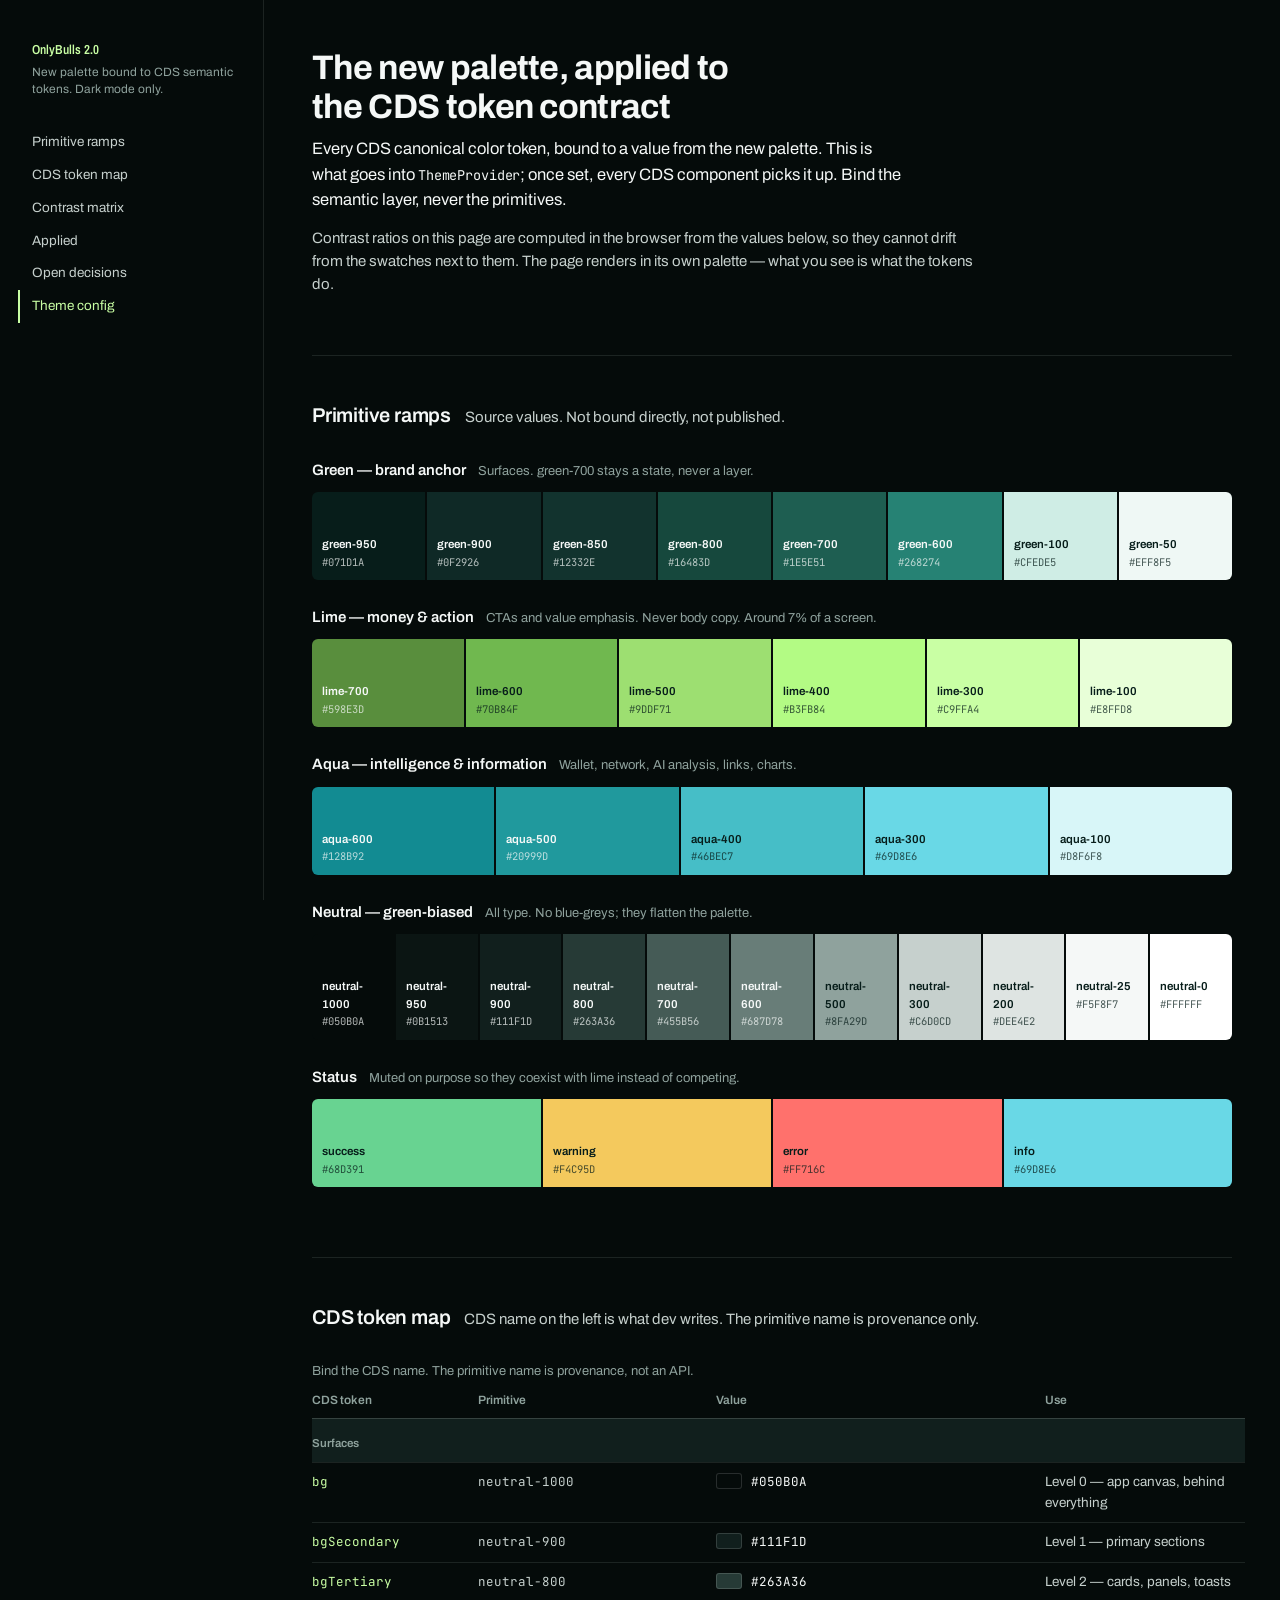
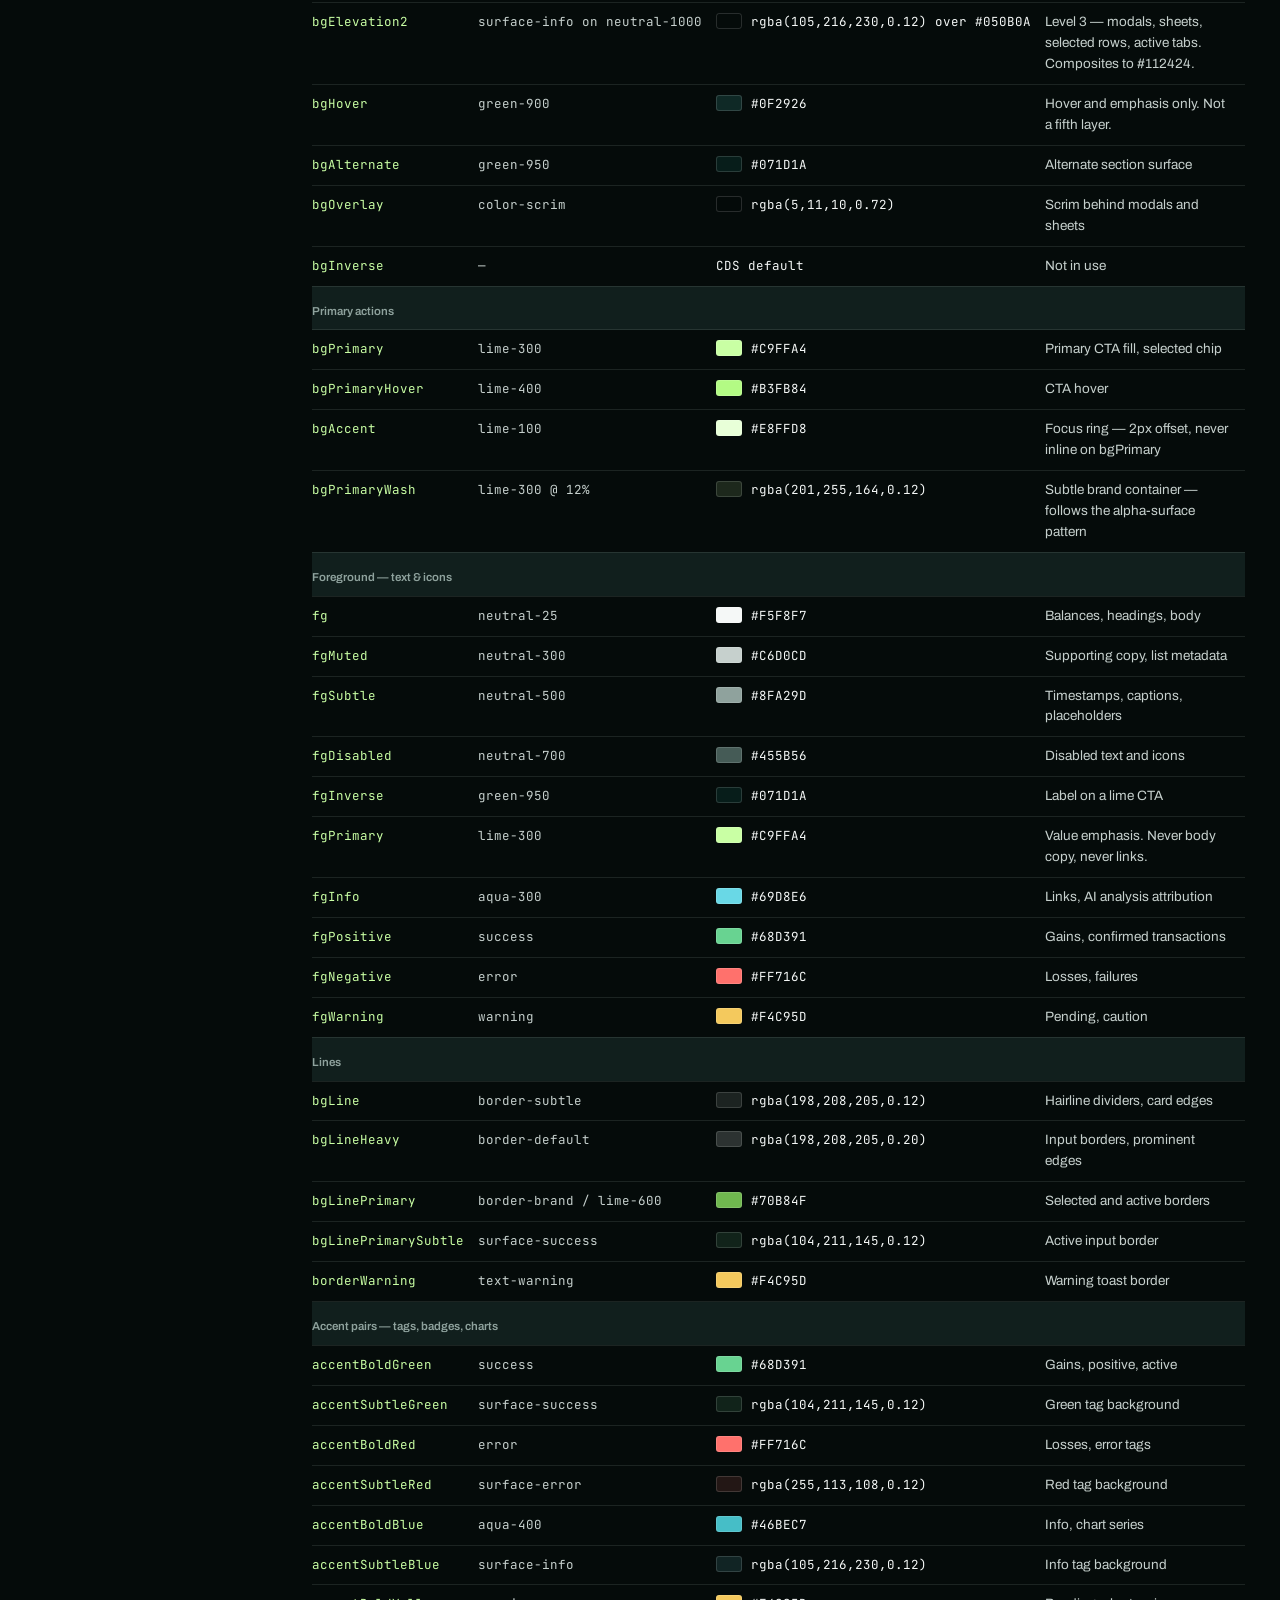
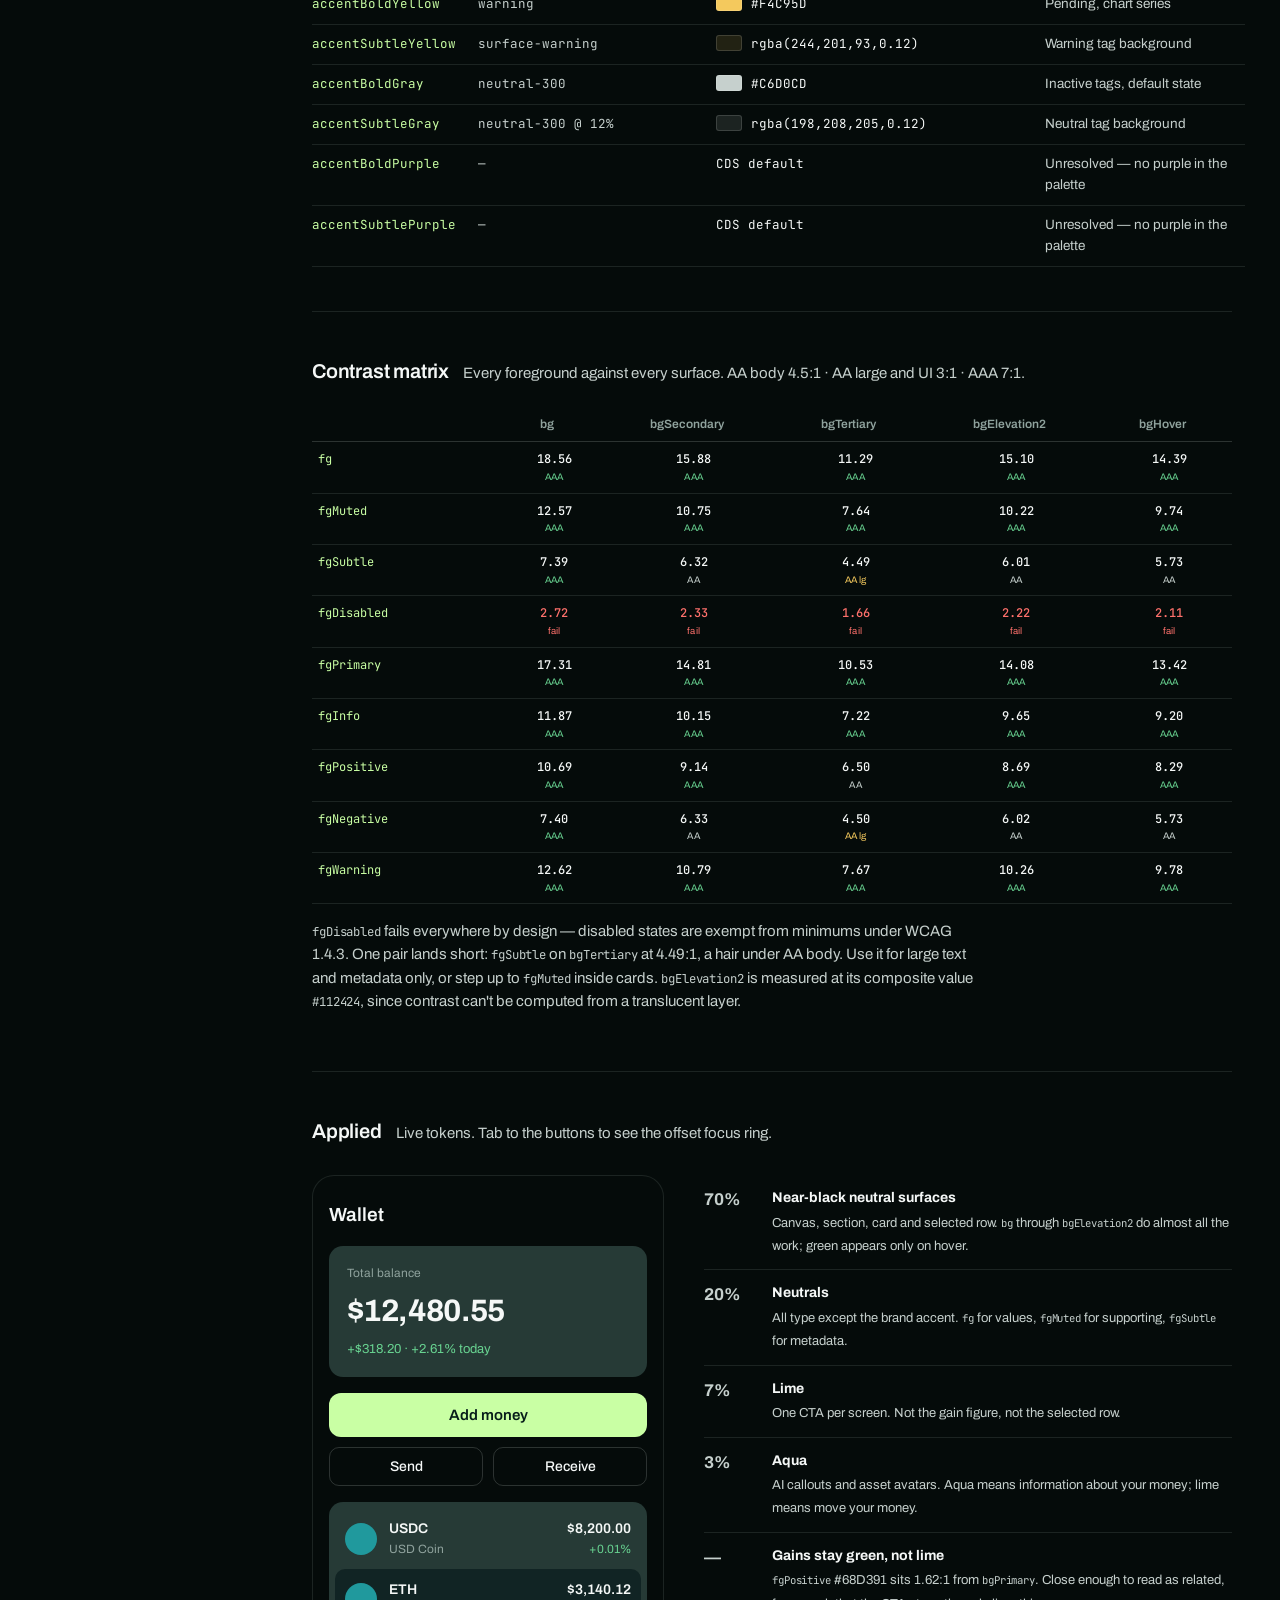
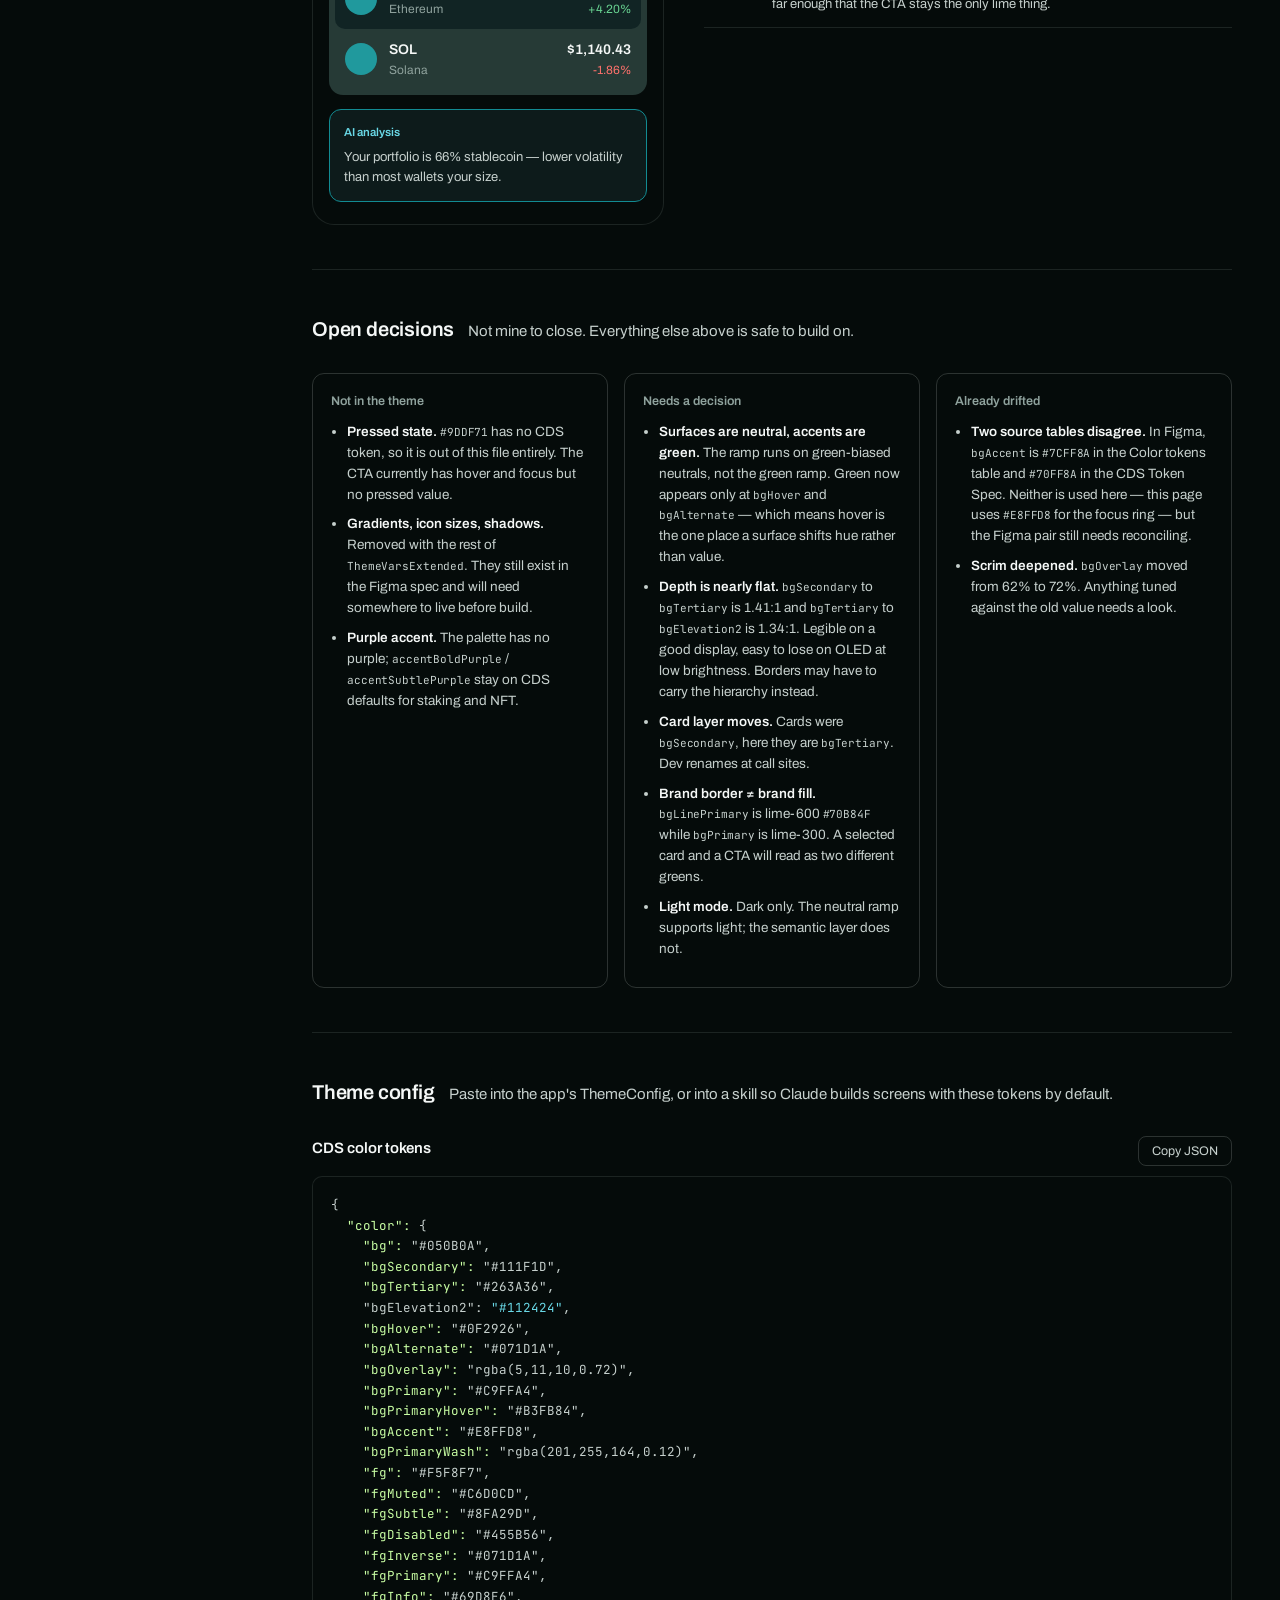
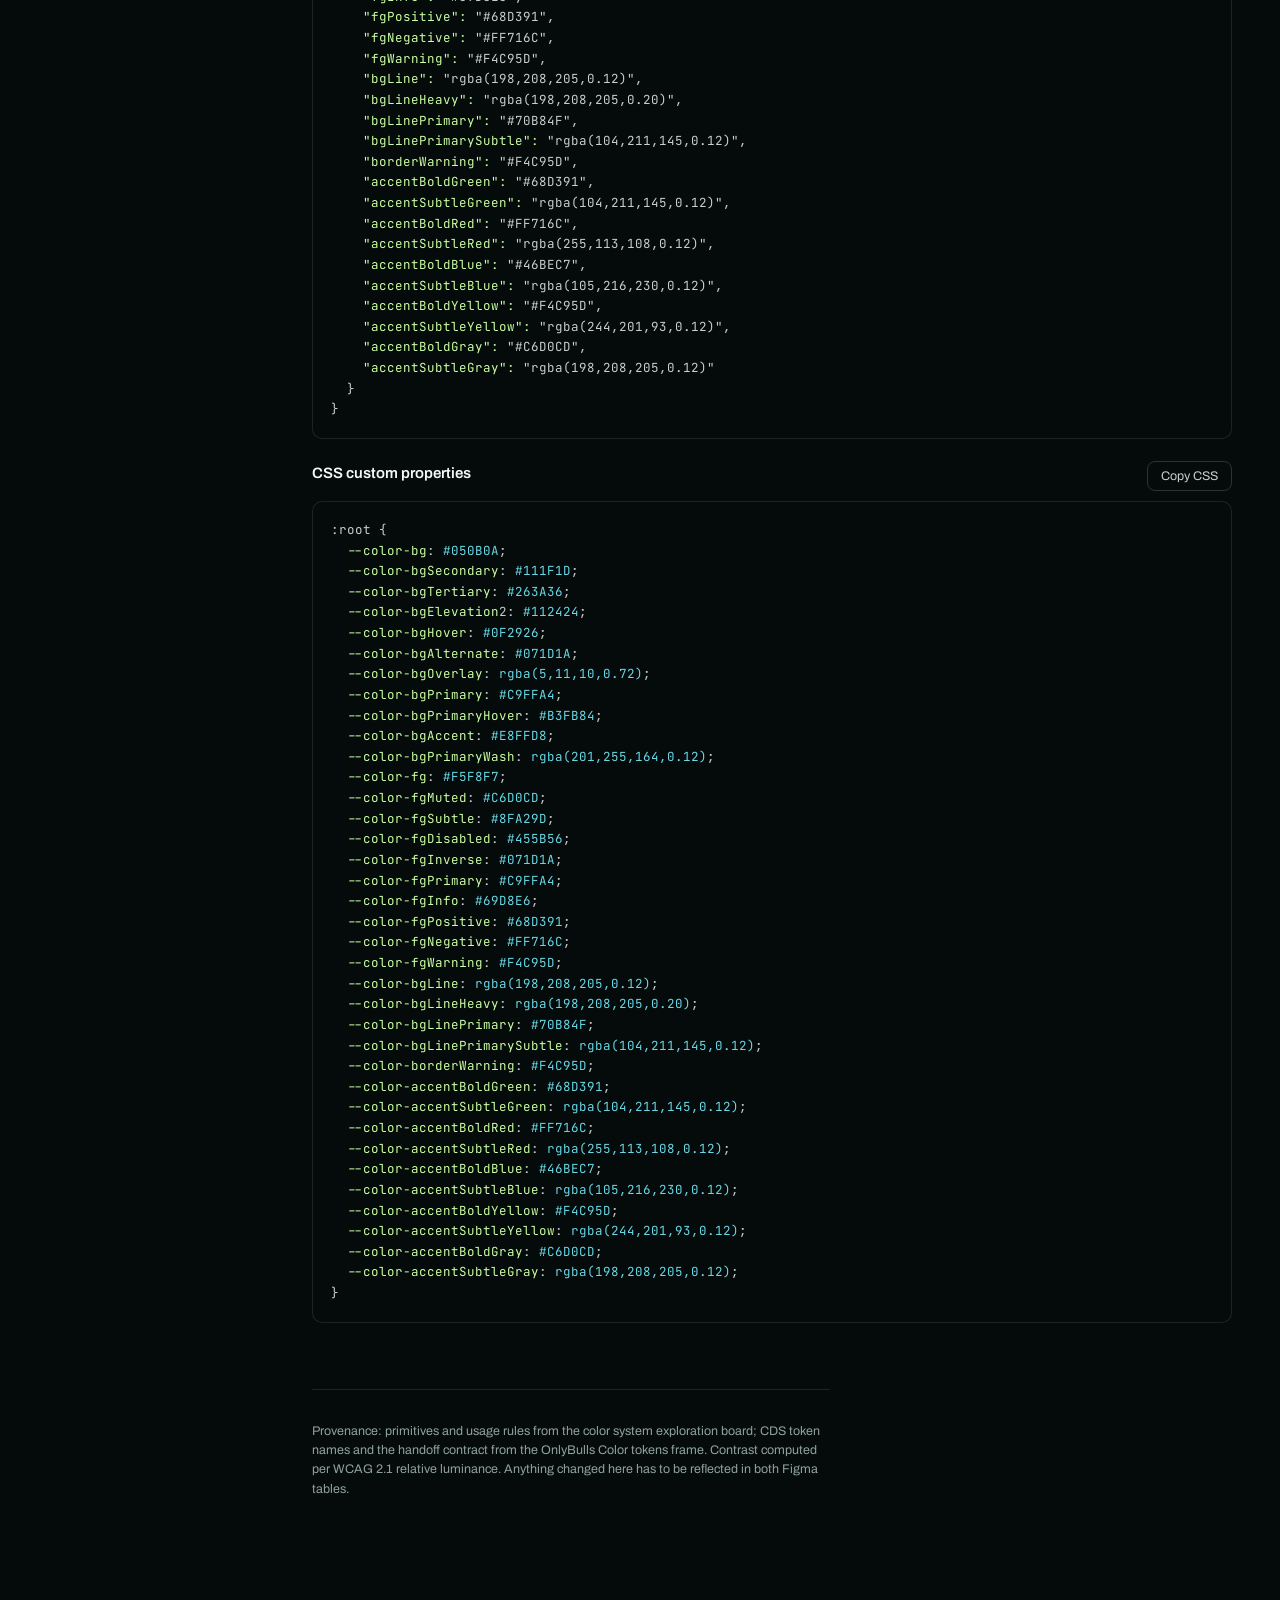
<file: onlybulls-color-tokens/references/color-tokens.html>
<!DOCTYPE html>
<html lang="en">
<head>
<meta charset="utf-8">
<meta name="viewport" content="width=device-width, initial-scale=1">
<title>OnlyBulls 2.0 — color tokens</title>
<link rel="preconnect" href="https://fonts.googleapis.com">
<link rel="preconnect" href="https://fonts.gstatic.com" crossorigin>
<link href="https://fonts.googleapis.com/css2?family=Archivo:wght@400;500;600;700&family=Archivo+Narrow:wght@500;600&family=JetBrains+Mono:wght@400;500&display=swap" rel="stylesheet">
<style>
:root{
  /* ---- Primitives ---- */
  --green-950:#071D1A; --green-900:#0F2926; --green-850:#12332E; --green-800:#16483D;
  --green-700:#1E5E51; --green-600:#268274; --green-100:#CFEDE5; --green-50:#EFF8F5;
  --lime-700:#598E3D; --lime-600:#70B84F; --lime-500:#9DDF71; --lime-400:#B3FB84;
  --lime-300:#C9FFA4; --lime-100:#E8FFD8;
  --aqua-600:#128B92; --aqua-500:#20999D; --aqua-400:#46BEC7; --aqua-300:#69D8E6; --aqua-100:#D8F6F8;
  --neutral-1000:#050B0A; --neutral-950:#0B1513; --neutral-900:#111F1D; --neutral-800:#263A36;
  --neutral-700:#455B56; --neutral-600:#687D78; --neutral-500:#8FA29D; --neutral-300:#C6D0CD;
  --neutral-200:#DEE4E2; --neutral-25:#F5F8F7; --neutral-0:#FFFFFF;
  --status-success:#68D391; --status-warning:#F4C95D; --status-error:#FF716C; --status-info:#69D8E6;

  /* ---- CDS semantic tokens, bound to the above ---- */
  --bg:var(--neutral-1000);
  --bgSecondary:var(--neutral-900);
  --bgTertiary:var(--neutral-800);
  --bgElevation2:#112424;
  --bgHover:var(--green-900);
  --bgAlternate:var(--green-950);
  --bgPrimary:var(--lime-300);
  --bgPrimaryHover:var(--lime-400);
  --bgAccent:var(--lime-100);
  --bgOverlay:rgba(5,11,10,.72);
  --fg:var(--neutral-25);
  --fgMuted:var(--neutral-300);
  --fgSubtle:var(--neutral-500);
  --fgDisabled:var(--neutral-700);
  --fgInverse:var(--green-950);
  --fgPrimary:var(--lime-300);
  --fgPositive:var(--status-success);
  --fgNegative:var(--status-error);
  --fgWarning:var(--status-warning);
  --fgInfo:var(--status-info);
  --bgLine:rgba(198,208,205,.12);
  --bgLineHeavy:rgba(198,208,205,.20);
  --bgLinePrimary:var(--lime-600);
  --bgLinePrimarySubtle:rgba(104,211,145,.12);

  --rail:264px;
}
*{box-sizing:border-box}
html{scroll-behavior:smooth}
body{
  margin:0; background:var(--bg); color:var(--fg);
  font-family:Archivo,"Helvetica Neue",Arial,sans-serif;
  font-size:15px; line-height:1.55; -webkit-font-smoothing:antialiased;
}
code,.mono{font-family:"JetBrains Mono",ui-monospace,SFMono-Regular,Menlo,monospace;font-size:.82em;letter-spacing:-.01em}

/* ---------- shell ---------- */
.shell{display:grid;grid-template-columns:var(--rail) minmax(0,1fr);gap:0;max-width:1520px;margin:0 auto}
nav{position:sticky;top:0;align-self:start;height:100vh;padding:40px 28px 40px 32px;border-right:1px solid var(--bgLine);overflow-y:auto}
nav .mark{font-family:"Archivo Narrow",Archivo,sans-serif;font-weight:600;font-size:13px;color:var(--fgPrimary);margin-bottom:4px}
nav .sub{font-size:12px;color:var(--fgSubtle);margin-bottom:28px;line-height:1.4}
nav a{display:block;padding:6px 0;color:var(--fgMuted);text-decoration:none;font-size:13.5px;border-left:2px solid transparent;padding-left:12px;margin-left:-14px;transition:color .12s,border-color .12s}
nav a:hover{color:var(--fg)}
nav a.on{color:var(--fgPrimary);border-left-color:var(--fgPrimary)}
main{padding:40px 48px 120px;min-width:0}
@media(max-width:900px){.shell{grid-template-columns:1fr}nav{position:static;height:auto;border-right:0;border-bottom:1px solid var(--bgLine);padding:24px}main{padding:24px}}

/* ---------- type ---------- */
h1{font-size:34px;line-height:1.15;font-weight:700;margin:0 0 10px;letter-spacing:-.02em;max-width:22ch}
h2{font-size:20px;font-weight:600;margin:0 0 6px;letter-spacing:-.01em}
h3{font-size:15px;font-weight:600;margin:0 0 4px}
p{max-width:74ch;margin:0 0 14px;color:var(--fgMuted)}
p.lede{color:var(--fg);font-size:16.5px;max-width:66ch}
section{padding:44px 0;border-top:1px solid var(--bgLine)}
section:first-of-type{border-top:0;padding-top:8px}
.sechead{display:flex;align-items:baseline;gap:14px;margin-bottom:22px;flex-wrap:wrap}
.sechead p{margin:0}

/* ---------- ramps ---------- */
.ramp{margin-bottom:26px}
.ramp-head{display:flex;align-items:baseline;gap:12px;margin-bottom:10px}
.ramp-head h3{margin:0}
.ramp-head span{font-size:13px;color:var(--fgSubtle)}
.chips{display:grid;grid-auto-flow:column;grid-auto-columns:1fr;gap:2px;border-radius:6px;overflow:hidden}
@media(max-width:700px){.chips{grid-auto-flow:row;grid-auto-columns:auto;grid-template-columns:repeat(2,1fr)}}
.chip{padding:44px 10px 10px;border-radius:0}
.chip b{display:block;font-size:11.5px;font-weight:600}
.chip span{display:block;font-size:10.5px;opacity:.72;font-family:"JetBrains Mono",monospace}

/* ---------- tables ---------- */
table{width:100%;border-collapse:collapse;font-size:13.5px}
caption{text-align:left;font-size:13px;color:var(--fgSubtle);padding:0 0 10px}
th{text-align:left;font-weight:600;font-size:12px;color:var(--fgSubtle);padding:0 14px 8px 0;border-bottom:1px solid var(--bgLineHeavy);white-space:nowrap}
td{padding:9px 14px 9px 0;border-bottom:1px solid var(--bgLine);vertical-align:top}
tr:hover td{background:var(--bgSecondary)}
td.tok{font-family:"JetBrains Mono",monospace;font-size:12.5px;color:var(--fgPrimary);white-space:nowrap}
td.src{font-family:"JetBrains Mono",monospace;font-size:12.5px;color:var(--fgMuted);white-space:nowrap}
td.hex{font-family:"JetBrains Mono",monospace;font-size:12.5px;white-space:nowrap}
td.note{color:var(--fgMuted);min-width:200px}
.sw{display:inline-block;width:26px;height:16px;border-radius:3px;vertical-align:-3px;margin-right:9px;border:1px solid rgba(255,255,255,.14)}
.group td{background:var(--bgSecondary);font-weight:600;font-size:11.5px;color:var(--fgSubtle);padding-top:16px}
.group:hover td{background:var(--bgSecondary)}

/* ---------- contrast grid ---------- */
.grid-wrap{overflow-x:auto}
table.grid td{text-align:center;padding:8px 6px;font-family:"JetBrains Mono",monospace;font-size:12px}
table.grid td:first-child{text-align:left;font-family:"JetBrains Mono",monospace;color:var(--fgPrimary);white-space:nowrap;padding-right:18px}
table.grid th{text-align:center;padding-bottom:8px}
.r{display:block;font-weight:500}
.v{display:block;font-size:9.5px;font-family:Archivo,sans-serif;letter-spacing:.01em;margin-top:1px}
.pass-aaa .v{color:var(--fgPositive)}
.pass-aa .v{color:var(--fgMuted)}
.pass-lg .v{color:var(--fgWarning)}
.fail .v{color:var(--fgNegative)}
.fail .r{color:var(--fgNegative)}

/* ---------- preview ---------- */
.preview{display:grid;grid-template-columns:352px minmax(0,1fr);gap:40px;align-items:start}
@media(max-width:820px){.preview{grid-template-columns:1fr}}
.phone{background:var(--bg);border:1px solid var(--bgLine);border-radius:22px;padding:18px 16px 22px}
.phone h4{margin:6px 0 16px;font-size:19px;font-weight:600}
.balance{background:var(--bgTertiary);border-radius:14px;padding:18px}
.balance .lbl{font-size:12px;color:var(--fgSubtle)}
.balance .amt{font-size:31px;font-weight:700;letter-spacing:-.02em;margin:5px 0 4px}
.balance .chg{font-size:13px;color:var(--fgPositive)}
.cta{display:block;width:100%;margin:16px 0 10px;padding:14px;border:0;border-radius:12px;background:var(--bgPrimary);color:var(--fgInverse);font-family:inherit;font-size:15px;font-weight:600;cursor:pointer;transition:background .13s}
.cta:hover{background:var(--bgPrimaryHover)}
.cta:active{background:var(--lime-500)}
.cta:focus-visible{outline:2px solid var(--bgAccent);outline-offset:2px}
.row2{display:flex;gap:10px}
.btn2{flex:1;padding:11px;border:1px solid var(--bgLineHeavy);border-radius:10px;background:transparent;color:var(--fg);font-family:inherit;font-size:14px;font-weight:500;cursor:pointer}
.btn2:hover{background:var(--bgHover)}
.btn2:focus-visible{outline:2px solid var(--bgAccent);outline-offset:2px}
.assets{margin-top:16px;background:var(--bgTertiary);border-radius:14px;padding:6px}
.cell{display:flex;align-items:center;gap:12px;padding:10px;border-radius:10px}
.cell.sel{background:var(--bgElevation2)}
.dot{width:32px;height:32px;border-radius:50%;background:var(--aqua-500);flex:0 0 auto}
.cell .nm{flex:1;min-width:0}
.cell .nm b{display:block;font-size:14px;font-weight:600}
.cell .nm span{display:block;font-size:12px;color:var(--fgSubtle)}
.cell .val{text-align:right}
.cell .val b{display:block;font-size:14px;font-weight:600}
.cell .val span{display:block;font-size:12px}
.up{color:var(--fgPositive)}.down{color:var(--fgNegative)}
.ai{margin-top:14px;padding:14px;border-radius:12px;border:1px solid var(--aqua-600);background:rgba(105,216,230,.08)}
.ai .k{font-size:11.5px;color:var(--fgInfo);margin-bottom:5px;font-weight:600}
.ai p{margin:0;font-size:13px;color:var(--fgMuted)}
.ratio{list-style:none;padding:0;margin:0}
.ratio li{display:grid;grid-template-columns:52px 1fr;gap:16px;padding:12px 0;border-bottom:1px solid var(--bgLine)}
.ratio .pct{font-weight:700;font-size:17px;letter-spacing:-.01em}
.ratio b{display:block;font-size:14px;margin-bottom:2px}
.ratio span{font-size:13px;color:var(--fgMuted)}

/* ---------- decisions ---------- */
.cards{display:grid;grid-template-columns:repeat(auto-fit,minmax(272px,1fr));gap:16px}
.card{border:1px solid var(--bgLine);border-radius:12px;padding:18px}
.card.open{border-color:var(--bgLineHeavy)}
.card h3{margin-bottom:10px;font-size:12.5px;color:var(--fgSubtle);font-weight:600}
.card ul{margin:0;padding-left:16px}
.card li{margin-bottom:9px;font-size:13.5px;color:var(--fgMuted)}
.card li b{color:var(--fg);font-weight:600}

/* ---------- code ---------- */
.codehead{display:flex;justify-content:space-between;align-items:center;gap:16px;margin-bottom:10px}
pre{background:var(--neutral-1000);border:1px solid var(--bgLine);border-radius:10px;padding:18px;overflow-x:auto;margin:0 0 22px;font-family:"JetBrains Mono",monospace;font-size:12.5px;line-height:1.65;color:var(--fgMuted)}
pre .k{color:var(--fgPrimary)}
pre .v2{color:var(--fgInfo)}
button.copy{padding:7px 13px;border:1px solid var(--bgLineHeavy);border-radius:8px;background:transparent;color:var(--fgMuted);font-family:inherit;font-size:12.5px;cursor:pointer}
button.copy:hover{background:var(--bgHover);color:var(--fg)}
button.copy:focus-visible{outline:2px solid var(--bgAccent);outline-offset:2px}
.foot{padding:32px 0 0;border-top:1px solid var(--bgLine);font-size:12.5px;color:var(--fgSubtle);max-width:74ch}
@media(prefers-reduced-motion:reduce){*{transition:none!important;scroll-behavior:auto!important}}
</style>
</head>
<body>
<div class="shell">
<nav>
  <div class="mark">OnlyBulls 2.0</div>
  <div class="sub">New palette bound to CDS semantic tokens. Dark mode only.</div>
  <a href="#primitives">Primitive ramps</a>
  <a href="#map">CDS token map</a>
  <a href="#contrast">Contrast matrix</a>
  <a href="#applied">Applied</a>
  <a href="#open">Open decisions</a>
  <a href="#config">Theme config</a>
</nav>

<main>
<section>
  <h1>The new palette, applied to the CDS token contract</h1>
  <p class="lede">Every CDS canonical color token, bound to a value from the new palette. This is what goes into <code>ThemeProvider</code>; once set, every CDS component picks it up. Bind the semantic layer, never the primitives.</p>
  <p>Contrast ratios on this page are computed in the browser from the values below, so they cannot drift from the swatches next to them. The page renders in its own palette — what you see is what the tokens do.</p>
</section>

<section id="primitives">
  <div class="sechead"><h2>Primitive ramps</h2><p>Source values. Not bound directly, not published.</p></div>
  <div id="ramps"></div>
</section>

<section id="map">
  <div class="sechead"><h2>CDS token map</h2><p>CDS name on the left is what dev writes. The primitive name is provenance only.</p></div>
  <table id="maptable"></table>
</section>

<section id="contrast">
  <div class="sechead"><h2>Contrast matrix</h2><p>Every foreground against every surface. AA body 4.5:1 · AA large and UI 3:1 · AAA 7:1.</p></div>
  <div class="grid-wrap"><table class="grid" id="gridtable"></table></div>
  <p style="margin-top:16px"><code>fgDisabled</code> fails everywhere by design — disabled states are exempt from minimums under WCAG 1.4.3. One pair lands short: <code>fgSubtle</code> on <code>bgTertiary</code> at 4.49:1, a hair under AA body. Use it for large text and metadata only, or step up to <code>fgMuted</code> inside cards. <code>bgElevation2</code> is measured at its composite value <code>#112424</code>, since contrast can't be computed from a translucent layer.</p>
</section>

<section id="applied">
  <div class="sechead"><h2>Applied</h2><p>Live tokens. Tab to the buttons to see the offset focus ring.</p></div>
  <div class="preview">
    <div class="phone">
      <h4>Wallet</h4>
      <div class="balance">
        <div class="lbl">Total balance</div>
        <div class="amt">$12,480.55</div>
        <div class="chg">+$318.20 · +2.61% today</div>
      </div>
      <button class="cta">Add money</button>
      <div class="row2"><button class="btn2">Send</button><button class="btn2">Receive</button></div>
      <div class="assets">
        <div class="cell"><div class="dot"></div><div class="nm"><b>USDC</b><span>USD Coin</span></div><div class="val"><b>$8,200.00</b><span class="up">+0.01%</span></div></div>
        <div class="cell sel"><div class="dot"></div><div class="nm"><b>ETH</b><span>Ethereum</span></div><div class="val"><b>$3,140.12</b><span class="up">+4.20%</span></div></div>
        <div class="cell"><div class="dot"></div><div class="nm"><b>SOL</b><span>Solana</span></div><div class="val"><b>$1,140.43</b><span class="down">-1.86%</span></div></div>
      </div>
      <div class="ai"><div class="k">AI analysis</div><p>Your portfolio is 66% stablecoin — lower volatility than most wallets your size.</p></div>
    </div>
    <ul class="ratio">
      <li><span class="pct">70%</span><div><b>Near-black neutral surfaces</b><span>Canvas, section, card and selected row. <code>bg</code> through <code>bgElevation2</code> do almost all the work; green appears only on hover.</span></div></li>
      <li><span class="pct">20%</span><div><b>Neutrals</b><span>All type except the brand accent. <code>fg</code> for values, <code>fgMuted</code> for supporting, <code>fgSubtle</code> for metadata.</span></div></li>
      <li><span class="pct">7%</span><div><b>Lime</b><span>One CTA per screen. Not the gain figure, not the selected row.</span></div></li>
      <li><span class="pct">3%</span><div><b>Aqua</b><span>AI callouts and asset avatars. Aqua means information about your money; lime means move your money.</span></div></li>
      <li><span class="pct">—</span><div><b>Gains stay green, not lime</b><span><code>fgPositive</code> #68D391 sits 1.62:1 from <code>bgPrimary</code>. Close enough to read as related, far enough that the CTA stays the only lime thing.</span></div></li>
    </ul>
  </div>
</section>

<section id="open">
  <div class="sechead"><h2>Open decisions</h2><p>Not mine to close. Everything else above is safe to build on.</p></div>
  <div class="cards">
    <div class="card open">
      <h3>Not in the theme</h3>
      <ul>
        <li><b>Pressed state.</b> <code>#9DDF71</code> has no CDS token, so it is out of this file entirely. The CTA currently has hover and focus but no pressed value.</li>
        <li><b>Gradients, icon sizes, shadows.</b> Removed with the rest of <code>ThemeVarsExtended</code>. They still exist in the Figma spec and will need somewhere to live before build.</li>
        <li><b>Purple accent.</b> The palette has no purple; <code>accentBoldPurple</code> / <code>accentSubtlePurple</code> stay on CDS defaults for staking and NFT.</li>
      </ul>
    </div>
    <div class="card open">
      <h3>Needs a decision</h3>
      <ul>
        <li><b>Surfaces are neutral, accents are green.</b> The ramp runs on green-biased neutrals, not the green ramp. Green now appears only at <code>bgHover</code> and <code>bgAlternate</code> — which means hover is the one place a surface shifts hue rather than value.</li>
        <li><b>Depth is nearly flat.</b> <code>bgSecondary</code> to <code>bgTertiary</code> is 1.41:1 and <code>bgTertiary</code> to <code>bgElevation2</code> is 1.34:1. Legible on a good display, easy to lose on OLED at low brightness. Borders may have to carry the hierarchy instead.</li>
        <li><b>Card layer moves.</b> Cards were <code>bgSecondary</code>, here they are <code>bgTertiary</code>. Dev renames at call sites.</li>
        <li><b>Brand border ≠ brand fill.</b> <code>bgLinePrimary</code> is lime-600 <code>#70B84F</code> while <code>bgPrimary</code> is lime-300. A selected card and a CTA will read as two different greens.</li>
        <li><b>Light mode.</b> Dark only. The neutral ramp supports light; the semantic layer does not.</li>
      </ul>
    </div>
    <div class="card open">
      <h3>Already drifted</h3>
      <ul>
        <li><b>Two source tables disagree.</b> In Figma, <code>bgAccent</code> is <code>#7CFF8A</code> in the Color tokens table and <code>#70FF8A</code> in the CDS Token Spec. Neither is used here — this page uses <code>#E8FFD8</code> for the focus ring — but the Figma pair still needs reconciling.</li>
        <li><b>Scrim deepened.</b> <code>bgOverlay</code> moved from 62% to 72%. Anything tuned against the old value needs a look.</li>
      </ul>
    </div>
  </div>
</section>

<section id="config">
  <div class="sechead"><h2>Theme config</h2><p>Paste into the app's ThemeConfig, or into a skill so Claude builds screens with these tokens by default.</p></div>
  <div class="codehead"><h3>CDS color tokens</h3><button class="copy" data-t="json">Copy JSON</button></div>
  <pre id="json"></pre>
  <div class="codehead"><h3>CSS custom properties</h3><button class="copy" data-t="css">Copy CSS</button></div>
  <pre id="css"></pre>
</section>

<div class="foot">
  Provenance: primitives and usage rules from the color system exploration board; CDS token names and the handoff contract from the OnlyBulls Color tokens frame. Contrast computed per WCAG 2.1 relative luminance. Anything changed here has to be reflected in both Figma tables.
</div>
</main>
</div>

<script>
const RAMPS=[
 {name:"Green — brand anchor",note:"Surfaces. green-700 stays a state, never a layer.",dark:true,
  items:[["green-950","#071D1A"],["green-900","#0F2926"],["green-850","#12332E"],["green-800","#16483D"],["green-700","#1E5E51"],["green-600","#268274"],["green-100","#CFEDE5"],["green-50","#EFF8F5"]]},
 {name:"Lime — money & action",note:"CTAs and value emphasis. Never body copy. Around 7% of a screen.",
  items:[["lime-700","#598E3D"],["lime-600","#70B84F"],["lime-500","#9DDF71"],["lime-400","#B3FB84"],["lime-300","#C9FFA4"],["lime-100","#E8FFD8"]]},
 {name:"Aqua — intelligence & information",note:"Wallet, network, AI analysis, links, charts.",
  items:[["aqua-600","#128B92"],["aqua-500","#20999D"],["aqua-400","#46BEC7"],["aqua-300","#69D8E6"],["aqua-100","#D8F6F8"]]},
 {name:"Neutral — green-biased",note:"All type. No blue-greys; they flatten the palette.",
  items:[["neutral-1000","#050B0A"],["neutral-950","#0B1513"],["neutral-900","#111F1D"],["neutral-800","#263A36"],["neutral-700","#455B56"],["neutral-600","#687D78"],["neutral-500","#8FA29D"],["neutral-300","#C6D0CD"],["neutral-200","#DEE4E2"],["neutral-25","#F5F8F7"],["neutral-0","#FFFFFF"]]},
 {name:"Status",note:"Muted on purpose so they coexist with lime instead of competing.",
  items:[["success","#68D391"],["warning","#F4C95D"],["error","#FF716C"],["info","#69D8E6"]]}
];

const MAP=[
 ["group","Surfaces"],
 ["bg","neutral-1000","#050B0A","Level 0 — app canvas, behind everything"],
 ["bgSecondary","neutral-900","#111F1D","Level 1 — primary sections"],
 ["bgTertiary","neutral-800","#263A36","Level 2 — cards, panels, toasts"],
 ["bgElevation2","surface-info on neutral-1000","rgba(105,216,230,0.12) over #050B0A","Level 3 — modals, sheets, selected rows, active tabs. Composites to #112424."],
 ["bgHover","green-900","#0F2926","Hover and emphasis only. Not a fifth layer."],
 ["bgAlternate","green-950","#071D1A","Alternate section surface"],
 ["bgOverlay","color-scrim","rgba(5,11,10,0.72)","Scrim behind modals and sheets"],
 ["bgInverse","—","CDS default","Not in use"],
 ["group","Primary actions"],
 ["bgPrimary","lime-300","#C9FFA4","Primary CTA fill, selected chip"],
 ["bgPrimaryHover","lime-400","#B3FB84","CTA hover"],
 ["bgAccent","lime-100","#E8FFD8","Focus ring — 2px offset, never inline on bgPrimary"],
 ["bgPrimaryWash","lime-300 @ 12%","rgba(201,255,164,0.12)","Subtle brand container — follows the alpha-surface pattern"],
 ["group","Foreground — text & icons"],
 ["fg","neutral-25","#F5F8F7","Balances, headings, body"],
 ["fgMuted","neutral-300","#C6D0CD","Supporting copy, list metadata"],
 ["fgSubtle","neutral-500","#8FA29D","Timestamps, captions, placeholders"],
 ["fgDisabled","neutral-700","#455B56","Disabled text and icons"],
 ["fgInverse","green-950","#071D1A","Label on a lime CTA"],
 ["fgPrimary","lime-300","#C9FFA4","Value emphasis. Never body copy, never links."],
 ["fgInfo","aqua-300","#69D8E6","Links, AI analysis attribution"],
 ["fgPositive","success","#68D391","Gains, confirmed transactions"],
 ["fgNegative","error","#FF716C","Losses, failures"],
 ["fgWarning","warning","#F4C95D","Pending, caution"],
 ["group","Lines"],
 ["bgLine","border-subtle","rgba(198,208,205,0.12)","Hairline dividers, card edges"],
 ["bgLineHeavy","border-default","rgba(198,208,205,0.20)","Input borders, prominent edges"],
 ["bgLinePrimary","border-brand / lime-600","#70B84F","Selected and active borders"],
 ["bgLinePrimarySubtle","surface-success","rgba(104,211,145,0.12)","Active input border"],
 ["borderWarning","text-warning","#F4C95D","Warning toast border"],
 ["group","Accent pairs — tags, badges, charts"],
 ["accentBoldGreen","success","#68D391","Gains, positive, active"],
 ["accentSubtleGreen","surface-success","rgba(104,211,145,0.12)","Green tag background"],
 ["accentBoldRed","error","#FF716C","Losses, error tags"],
 ["accentSubtleRed","surface-error","rgba(255,113,108,0.12)","Red tag background"],
 ["accentBoldBlue","aqua-400","#46BEC7","Info, chart series"],
 ["accentSubtleBlue","surface-info","rgba(105,216,230,0.12)","Info tag background"],
 ["accentBoldYellow","warning","#F4C95D","Pending, chart series"],
 ["accentSubtleYellow","surface-warning","rgba(244,201,93,0.12)","Warning tag background"],
 ["accentBoldGray","neutral-300","#C6D0CD","Inactive tags, default state"],
 ["accentSubtleGray","neutral-300 @ 12%","rgba(198,208,205,0.12)","Neutral tag background"],
 ["accentBoldPurple","—","CDS default","Unresolved — no purple in the palette"],
 ["accentSubtlePurple","—","CDS default","Unresolved — no purple in the palette"]
];

const SURFACES=[["bg","#050B0A"],["bgSecondary","#111F1D"],["bgTertiary","#263A36"],["bgElevation2","#112424"],["bgHover","#0F2926"]];
const FORES=[["fg","#F5F8F7"],["fgMuted","#C6D0CD"],["fgSubtle","#8FA29D"],["fgDisabled","#455B56"],["fgPrimary","#C9FFA4"],["fgInfo","#69D8E6"],["fgPositive","#68D391"],["fgNegative","#FF716C"],["fgWarning","#F4C95D"]];

function lum(h){h=h.replace('#','');const c=[0,2,4].map(i=>parseInt(h.substr(i,2),16)/255)
  .map(x=>x<=.03928?x/12.92:Math.pow((x+.055)/1.055,2.4));
  return .2126*c[0]+.7152*c[1]+.0722*c[2];}
function cr(a,b){const l=[lum(a),lum(b)].sort((x,y)=>y-x);return (l[0]+.05)/(l[1]+.05);}
function verdict(r){return r>=7?["pass-aaa","AAA"]:r>=4.5?["pass-aa","AA"]:r>=3?["pass-lg","AA lg"]:["fail","fail"];}
function readable(h){return lum(h)>.32?"#071D1A":"#F5F8F7";}

document.getElementById('ramps').innerHTML=RAMPS.map(r=>
 `<div class="ramp"><div class="ramp-head"><h3>${r.name}</h3><span>${r.note}</span></div>
  <div class="chips">${r.items.map(([n,h])=>
   `<div class="chip" style="background:${h};color:${readable(h)}"><b>${n}</b><span>${h}</span></div>`).join('')}</div></div>`).join('');

document.getElementById('maptable').innerHTML=
 `<caption>Bind the CDS name. The primitive name is provenance, not an API.</caption>
  <thead><tr><th>CDS token</th><th>Primitive</th><th>Value</th><th>Use</th></tr></thead><tbody>`+
 MAP.map(r=>{
   if(r[0]==="group")return `<tr class="group"><td colspan="4">${r[1]}</td></tr>`;
   const [tok,src,val,note]=r;
   const isHex=/^#|^rgba|^linear/.test(val);
   const swatch=isHex?`<span class="sw" style="background:${val}"></span>`:"";
   return `<tr><td class="tok">${tok}</td><td class="src">${src}</td><td class="hex">${swatch}${val}</td><td class="note">${note}</td></tr>`;
 }).join('')+`</tbody>`;

document.getElementById('gridtable').innerHTML=
 `<thead><tr><th></th>${SURFACES.map(s=>`<th>${s[0]}</th>`).join('')}</tr></thead><tbody>`+
 FORES.map(([fn,fv])=>`<tr><td>${fn}</td>`+SURFACES.map(([sn,sv])=>{
   const r=cr(fv,sv),[cls,lab]=verdict(r);
   return `<td class="${cls}"><span class="r">${r.toFixed(2)}</span><span class="v">${lab}</span></td>`;
 }).join('')+`</tr>`).join('')+`</tbody>`;

const OUT_OVERRIDE={bgElevation2:"#112424"};
const jsonRows=MAP.filter(r=>r[0]!=="group"&&/^#|^rgba|^linear|px$/.test(r[2]))
  .map(r=>[r[0],r[1],OUT_OVERRIDE[r[0]]||r[2],r[3]]);
const jsonText=`{\n  "color": {\n`+jsonRows.filter(r=>!/px$/.test(r[2])&&!r[0].includes('.')).map(r=>`    "${r[0]}": "${r[2]}"`).join(',\n')+`\n  }\n}`;
const cssText=`:root {\n`+jsonRows.filter(r=>!/px$/.test(r[2])&&!r[0].includes('.')).map(r=>`  --color-${r[0]}: ${r[2]};`).join('\n')+`\n}`;
document.getElementById('json').innerHTML=jsonText.replace(/"([a-zA-Z.]+)":/g,'<span class="k">"$1":</span>').replace(/: ("(?:#|rgba|linear)[^"]*")/g,': <span class="v2">$1</span>');
document.getElementById('css').innerHTML=cssText.replace(/(--color-[a-zA-Z]+)/g,'<span class="k">$1</span>').replace(/: ([^;]+);/g,': <span class="v2">$1</span>;');

document.querySelectorAll('button.copy').forEach(b=>b.addEventListener('click',async()=>{
  const t=b.dataset.t==='json'?jsonText:cssText;
  try{await navigator.clipboard.writeText(t);const o=b.textContent;b.textContent='Copied';setTimeout(()=>b.textContent=o,1400);}
  catch(e){b.textContent='Copy failed';}
}));

const links=[...document.querySelectorAll('nav a')];
links.forEach(l=>l.addEventListener('click',e=>{
  e.preventDefault();
  const t=document.querySelector(l.getAttribute('href'));
  if(!t)return;
  const reduce=window.matchMedia('(prefers-reduced-motion: reduce)').matches;
  t.scrollIntoView({behavior:reduce?'auto':'smooth',block:'start'});
}));
const obs=new IntersectionObserver(es=>{es.forEach(e=>{if(e.isIntersecting){
  links.forEach(l=>l.classList.toggle('on',l.getAttribute('href')==='#'+e.target.id));}});},{rootMargin:'-20% 0px -70%'});
document.querySelectorAll('section[id]').forEach(s=>obs.observe(s));
</script>
</body>
</html>
</file>
